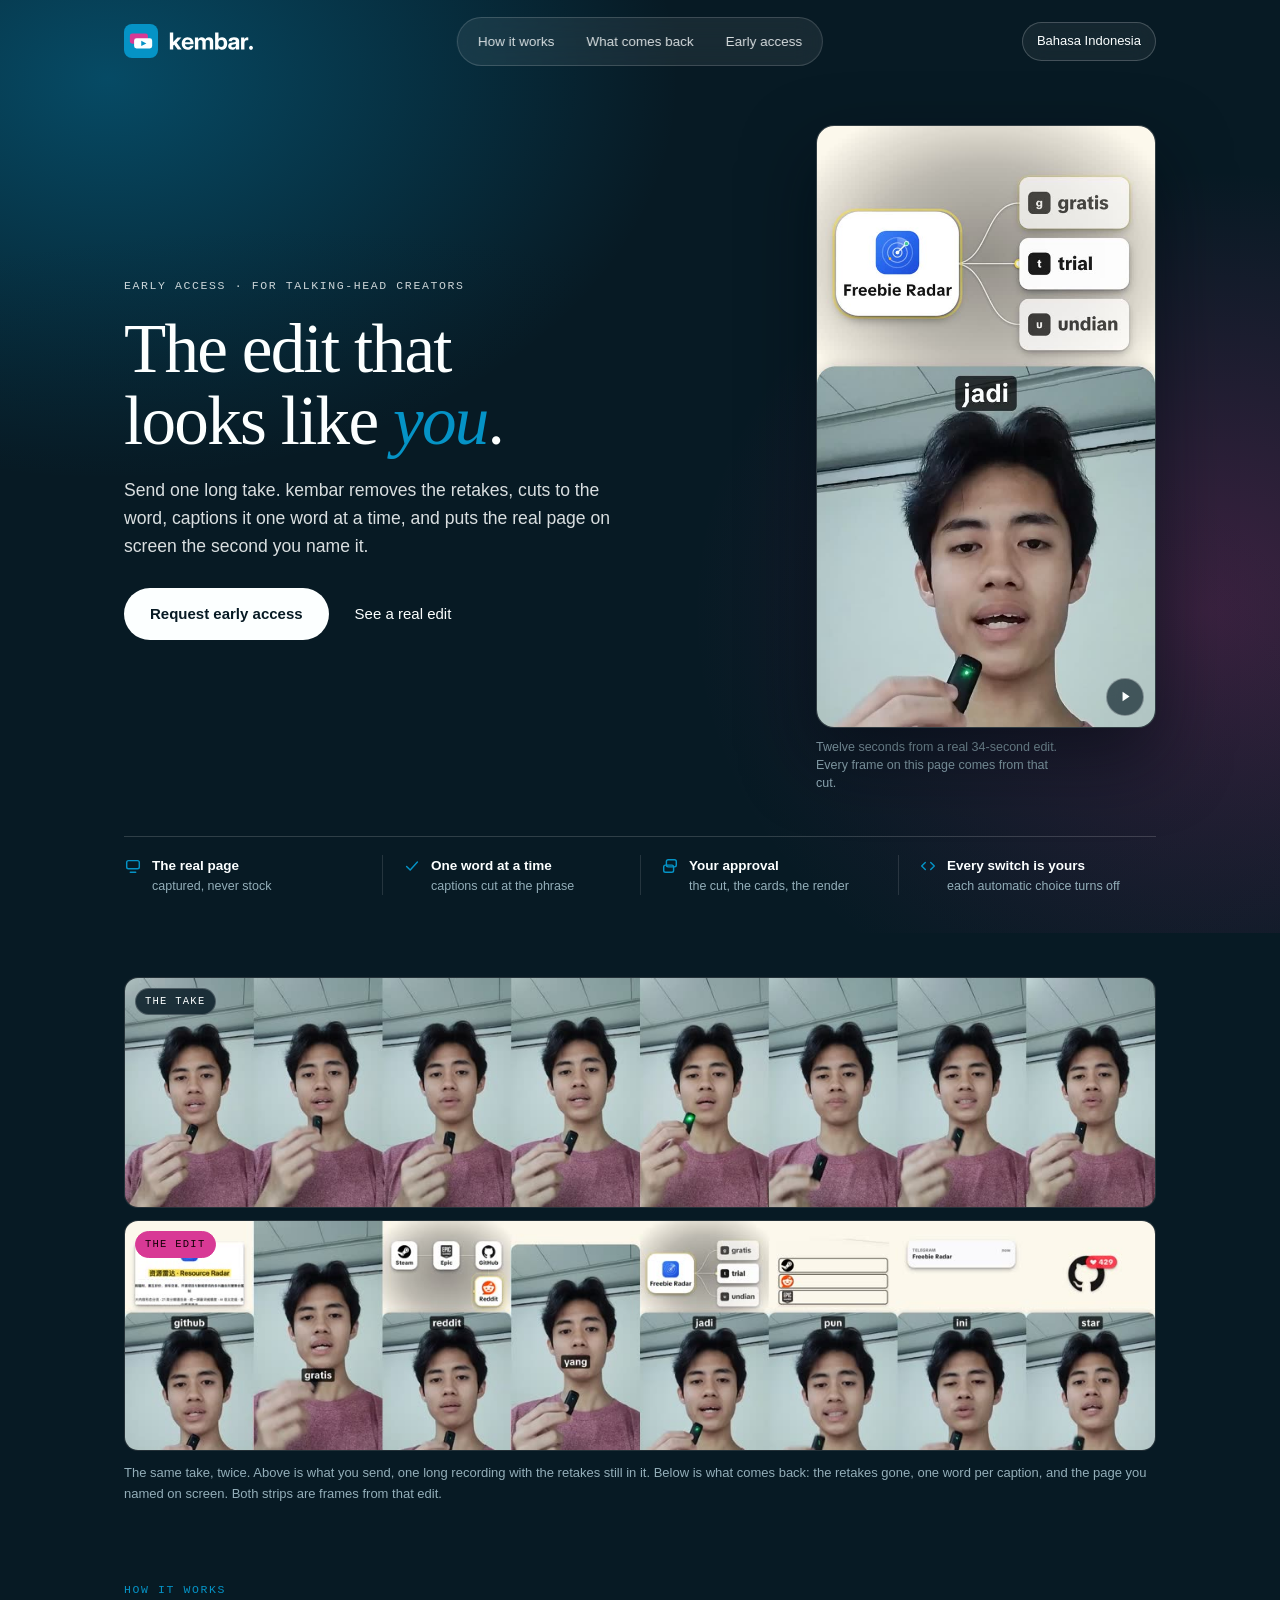
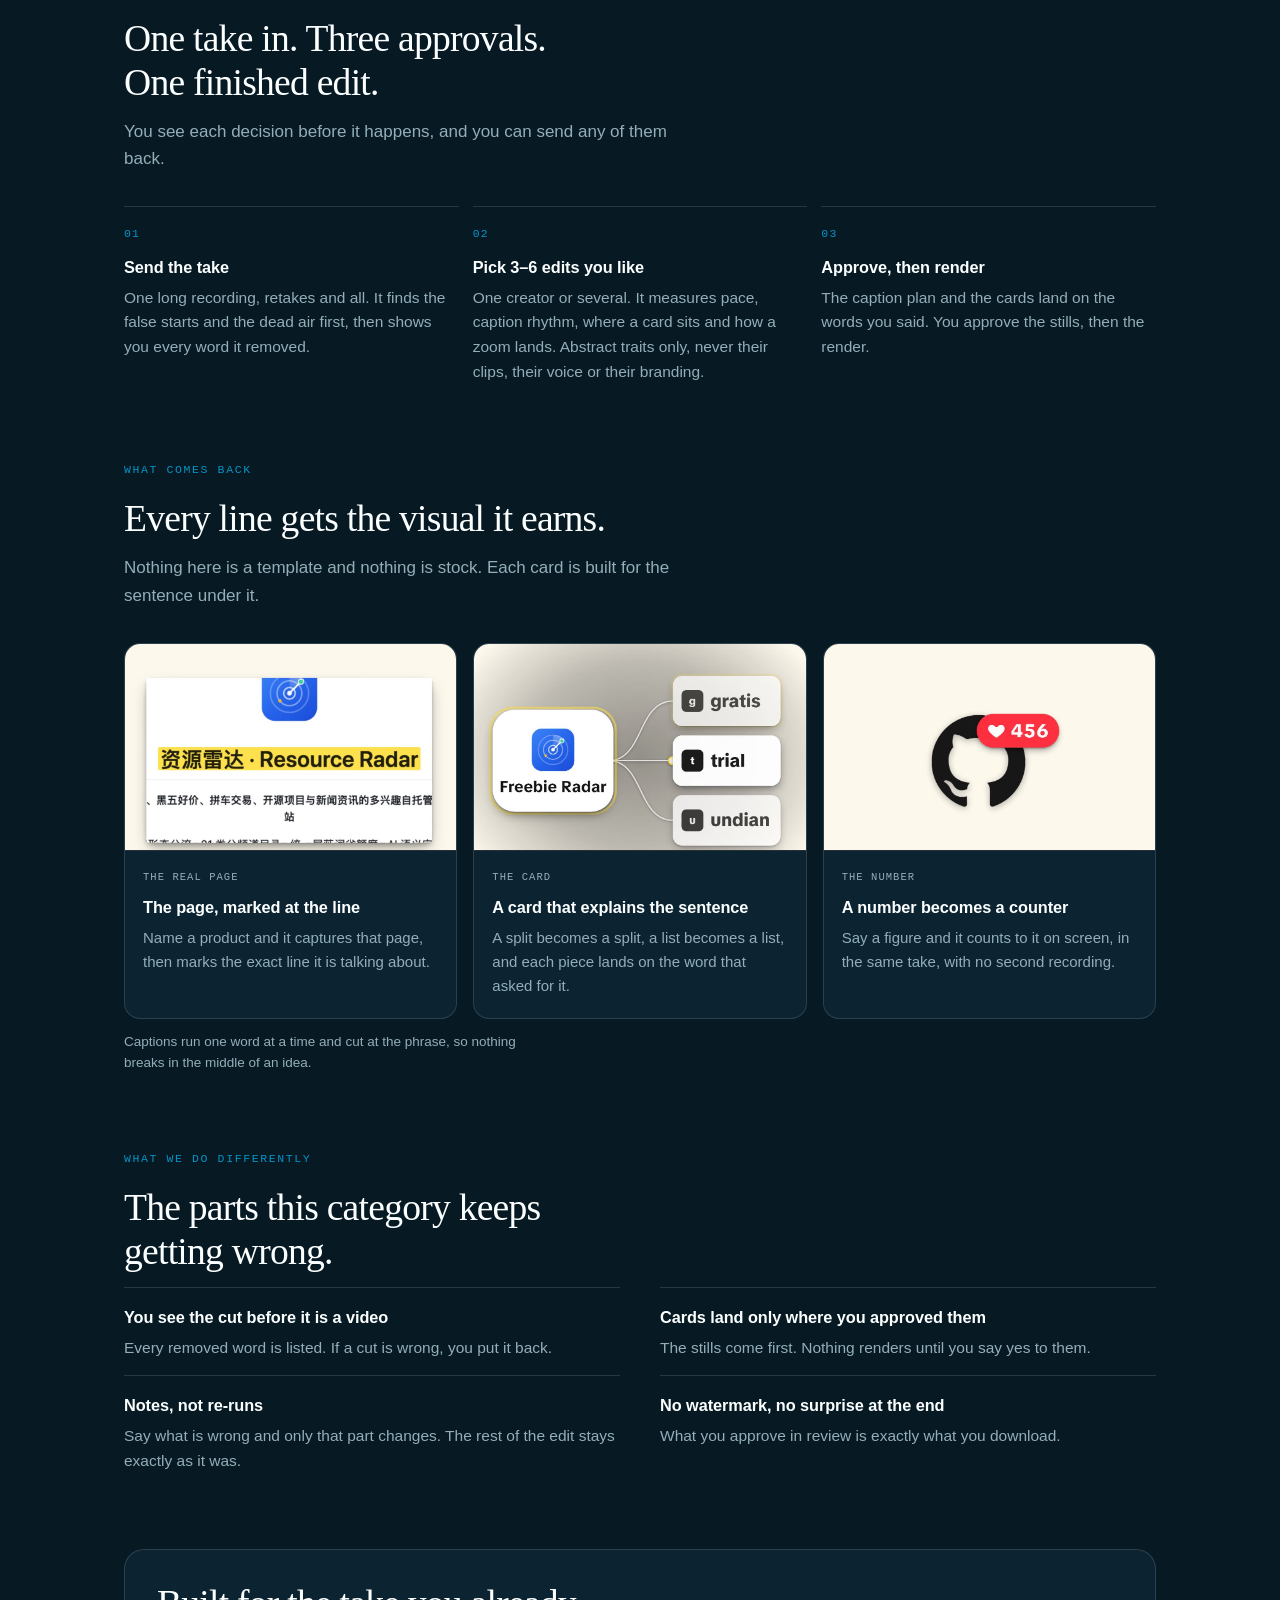
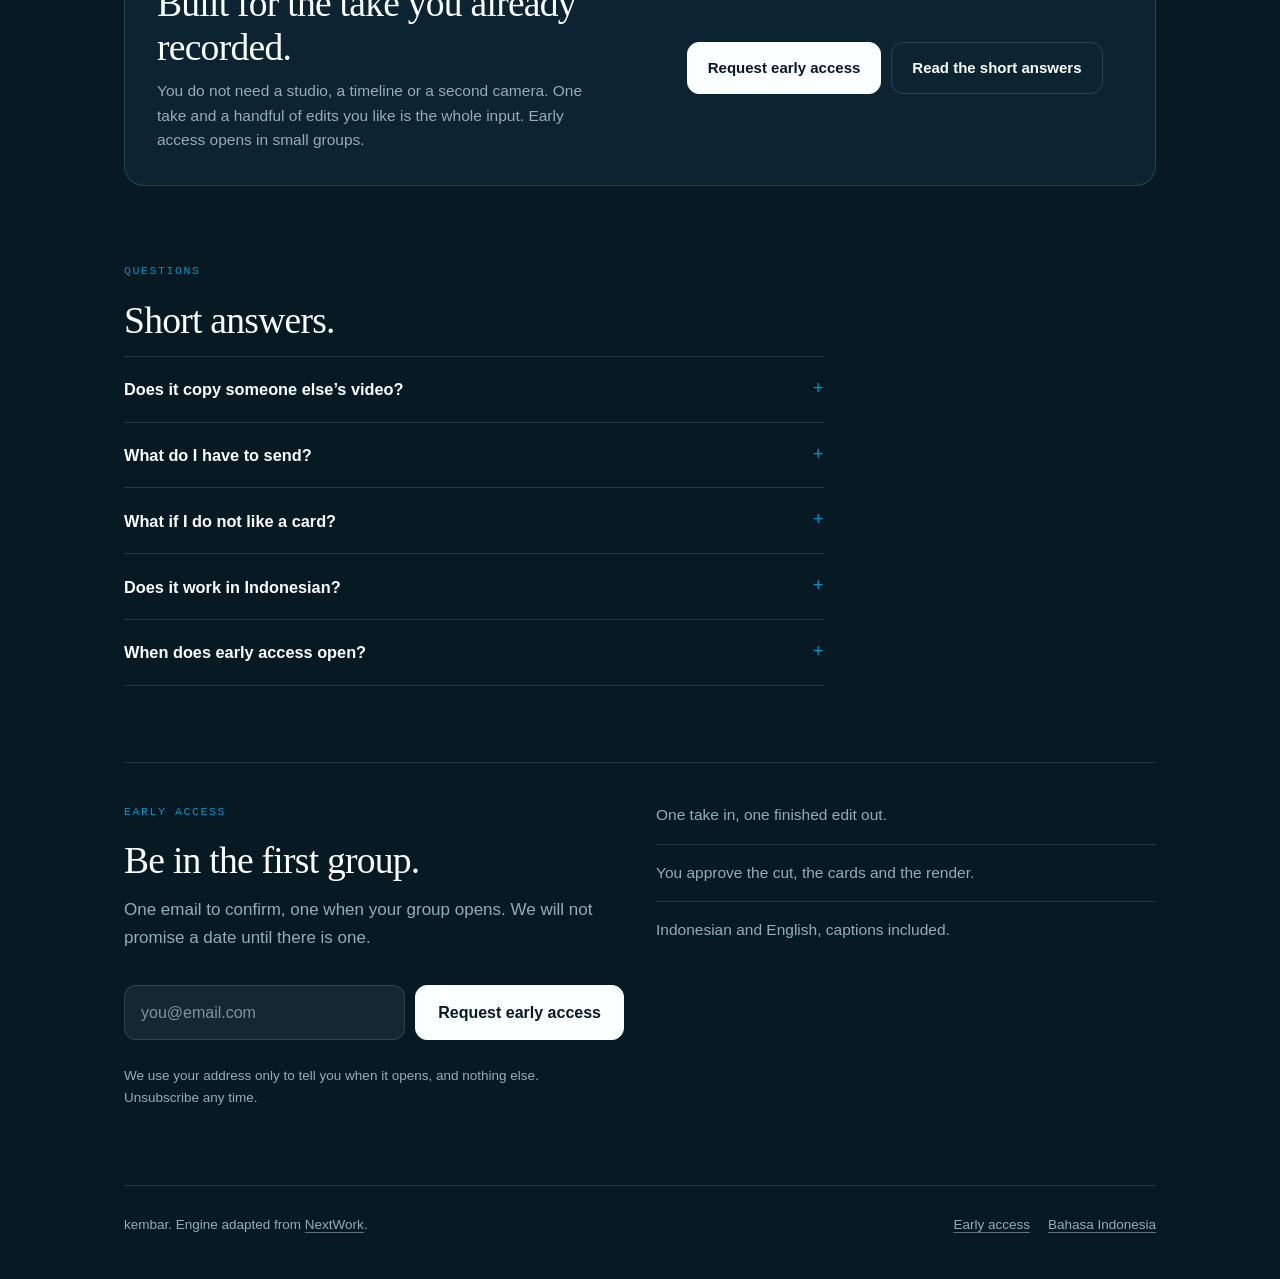
<file: site/index.html>
<!doctype html>
<html lang="en">
<head>
<meta charset="utf-8">
<meta name="viewport" content="width=device-width, initial-scale=1">
<title>kembar. The edit that looks like you</title>
<meta name="description" content="One long take in. kembar cuts the retakes, captions one word at a time, and puts the real page on screen at the word that names it. Early access is open.">
<meta property="og:title" content="kembar. The edit that looks like you">
<meta property="og:description" content="One long take in. The retakes gone, one word per caption, and the real page on screen at the word that names it.">
<meta property="og:type" content="website">
<meta property="og:image" content="https://kembar.web.id/assets/og.jpg">
<meta property="og:image:width" content="1200">
<meta property="og:image:height" content="630">
<meta property="og:url" content="https://kembar.web.id/">
<link rel="canonical" href="https://kembar.web.id/">
<link rel="alternate" hreflang="en" href="https://kembar.web.id/">
<link rel="alternate" hreflang="id" href="https://kembar.web.id/id/">
<link rel="alternate" hreflang="x-default" href="https://kembar.web.id/">
<meta name="theme-color" content="#071A24">
<link rel="icon" href="assets/favicon.svg" type="image/svg+xml">
<link rel="preload" as="image" href="assets/hero.jpg" media="(min-width: 561px)">
<link rel="stylesheet" href="assets/styles.css">
<script>
  function setLang(l) {
    try { document.cookie = 'kembar_lang=' + l + ';path=/;max-age=31536000;samesite=lax'; } catch (e) {}
  }
  (function () {
    try {
      if (/(?:^|;\s*)kembar_lang=/.test(document.cookie)) return;
      var tags = navigator.languages || [navigator.language || ''];
      for (var i = 0; i < tags.length; i++) {
        if (/^id\b/i.test(tags[i])) { location.replace('id/'); return; }
      }
    } catch (e) {}
  })();
</script>
</head>
<body>
<a class="skip" href="#main">Skip to content</a>

<main id="main">
  <section class="hero" aria-labelledby="hero-title">
    <div class="hero-glow" aria-hidden="true"></div>
    <div class="hero-scrim" aria-hidden="true"></div>

    <div class="wrap hero-inner">
      <header class="site">
        <a class="brand" href="./">
          <img src="assets/lockup-dark.svg" alt="kembar" width="130" height="34">
        </a>
        <nav class="site nav-pill" aria-label="Main">
          <a href="#how">How it works</a>
          <a href="#outputs">What comes back</a>
          <a href="#waitlist">Early access</a>
        </nav>
        <a class="lang" href="id/" hreflang="id" lang="id" onclick="setLang('id')">Bahasa Indonesia</a>
      </header>

      <div class="hero-main">
        <div class="hero-copy">
          <p class="eyebrow">Early access &middot; for talking-head creators</p>
          <h1 id="hero-title">The edit that<br>looks like <em>you</em>.</h1>
          <p class="lede">Send one long take. kembar removes the retakes, cuts to the word, captions it one word at a time, and puts the real page on screen the second you name it.</p>
          <div class="hero-actions">
            <a class="btn-pill" href="#waitlist">Request early access</a>
            <a class="btn-quiet" href="#proof">See a real edit</a>
          </div>
        </div>

        <figure class="hero-shot">
          <div class="player">
            <video id="hero-video" src="assets/hero.mp4" poster="assets/hero.jpg" width="640" height="1138"
                   muted loop playsinline preload="metadata"
                   aria-label="A real edit: a card built for the sentence, the captured page, a logo flow, a notification and a counter."></video>
            <button class="player-toggle" type="button" aria-label="Pause the video" data-playing="true">
              <svg class="i-pause" viewBox="0 0 16 16" aria-hidden="true"><rect x="3" y="2" width="3.6" height="12" rx="1"/><rect x="9.4" y="2" width="3.6" height="12" rx="1"/></svg>
              <svg class="i-play" viewBox="0 0 16 16" aria-hidden="true"><path d="M4.4 2.3 13 8l-8.6 5.7z"/></svg>
            </button>
          </div>
          <figcaption>Twelve seconds from a real 34-second edit. Every frame on this page comes from that cut.</figcaption>
        </figure>
      </div>

      <ul class="hero-facts">
        <li>
          <svg viewBox="0 0 20 20" aria-hidden="true"><rect x="3" y="4" width="14" height="9" rx="2"/><path d="M7 17h6"/></svg>
          <span><b>The real page</b><small>captured, never stock</small></span>
        </li>
        <li>
          <svg viewBox="0 0 20 20" aria-hidden="true"><path d="M4 10.5 8 14.5 16 5.5"/></svg>
          <span><b>One word at a time</b><small>captions cut at the phrase</small></span>
        </li>
        <li>
          <svg viewBox="0 0 20 20" aria-hidden="true"><rect x="6" y="3" width="11" height="8" rx="2"/><rect x="3" y="9" width="11" height="8" rx="2"/></svg>
          <span><b>Your approval</b><small>the cut, the cards, the render</small></span>
        </li>
        <li>
          <svg viewBox="0 0 20 20" aria-hidden="true"><path d="M7 6 3 10l4 4"/><path d="M13 6l4 4-4 4"/></svg>
          <span><b>Every switch is yours</b><small>each automatic choice turns off</small></span>
        </li>
      </ul>
    </div>
  </section>

  <section class="proof-band" id="proof" aria-label="Before and after">
    <div class="wrap">
      <figure class="proof">
        <div class="strip before">
          <img src="assets/proof-before.jpg"
               srcset="assets/proof-before-sm.jpg 720w, assets/proof-before.jpg 1240w"
               sizes="(max-width: 1128px) 100vw, 1080px"
               width="1240" height="276" fetchpriority="high" decoding="async"
               alt="Eight frames of the raw take: the speaker, a ceiling, a wall, and no captions or cards.">
          <span class="chip">The take</span>
        </div>
        <div class="strip after">
          <img src="assets/proof-after.jpg"
               srcset="assets/proof-after-sm.jpg 720w, assets/proof-after.jpg 1240w"
               sizes="(max-width: 1128px) 100vw, 1080px"
               width="1240" height="276" decoding="async"
               alt="Eight frames of the same take after editing: a captured page, a logo flow, a diagram, a toast and a counter, one word per caption.">
          <span class="chip">The edit</span>
        </div>
        <figcaption>The same take, twice. Above is what you send, one long recording with the retakes still in it. Below is what comes back: the retakes gone, one word per caption, and the page you named on screen. Both strips are frames from that edit.</figcaption>
      </figure>
    </div>
  </section>

  <div class="wrap">
    <section id="how" aria-labelledby="how-title">
      <p class="eyebrow">How it works</p>
      <h2 id="how-title">One take in. Three approvals. One finished edit.</h2>
      <p class="section-lede">You see each decision before it happens, and you can send any of them back.</p>
      <ol class="steps">
        <li>
          <span class="n">01</span>
          <h3>Send the take</h3>
          <p>One long recording, retakes and all. It finds the false starts and the dead air first, then shows you every word it removed.</p>
        </li>
        <li>
          <span class="n">02</span>
          <h3>Pick 3&ndash;6 edits you like</h3>
          <p>One creator or several. It measures pace, caption rhythm, where a card sits and how a zoom lands. Abstract traits only, never their clips, their voice or their branding.</p>
        </li>
        <li>
          <span class="n">03</span>
          <h3>Approve, then render</h3>
          <p>The caption plan and the cards land on the words you said. You approve the stills, then the render.</p>
        </li>
      </ol>
    </section>

    <section id="outputs" aria-labelledby="outputs-title">
      <p class="eyebrow">What comes back</p>
      <h2 id="outputs-title">Every line gets the visual it earns.</h2>
      <p class="section-lede">Nothing here is a template and nothing is stock. Each card is built for the sentence under it.</p>
      <div class="cards">
        <article class="card">
          <div class="shot"><img src="assets/card-page.jpg" width="1080" height="674" loading="lazy" decoding="async" alt="A real GitHub page captured as a card, with the title line marked in yellow."></div>
          <div class="body">
            <span class="tag">The real page</span>
            <h3>The page, marked at the line</h3>
            <p>Name a product and it captures that page, then marks the exact line it is talking about.</p>
          </div>
        </article>
        <article class="card">
          <div class="shot"><img src="assets/card-motion.jpg" width="1080" height="674" loading="lazy" decoding="async" alt="A diagram card built for one sentence, splitting one idea into three named parts."></div>
          <div class="body">
            <span class="tag">The card</span>
            <h3>A card that explains the sentence</h3>
            <p>A split becomes a split, a list becomes a list, and each piece lands on the word that asked for it.</p>
          </div>
        </article>
        <article class="card">
          <div class="shot"><img src="assets/card-counter.jpg" width="1080" height="674" loading="lazy" decoding="async" alt="A logo with a counter climbing to the number the speaker said."></div>
          <div class="body">
            <span class="tag">The number</span>
            <h3>A number becomes a counter</h3>
            <p>Say a figure and it counts to it on screen, in the same take, with no second recording.</p>
          </div>
        </article>
      </div>
      <p class="fine">Captions run one word at a time and cut at the phrase, so nothing breaks in the middle of an idea.</p>
    </section>

    <section id="different" aria-labelledby="different-title">
      <p class="eyebrow">What we do differently</p>
      <h2 id="different-title">The parts this category keeps getting wrong.</h2>
      <ul class="why">
        <li>
          <h3>You see the cut before it is a video</h3>
          <p>Every removed word is listed. If a cut is wrong, you put it back.</p>
        </li>
        <li>
          <h3>Cards land only where you approved them</h3>
          <p>The stills come first. Nothing renders until you say yes to them.</p>
        </li>
        <li>
          <h3>Notes, not re-runs</h3>
          <p>Say what is wrong and only that part changes. The rest of the edit stays exactly as it was.</p>
        </li>
        <li>
          <h3>No watermark, no surprise at the end</h3>
          <p>What you approve in review is exactly what you download.</p>
        </li>
      </ul>

      <div class="panel">
        <div>
          <h2>Built for the take you already recorded.</h2>
          <p>You do not need a studio, a timeline or a second camera. One take and a handful of edits you like is the whole input. Early access opens in small groups.</p>
        </div>
        <div class="panel-actions">
          <a class="btn" href="#waitlist">Request early access</a>
          <a class="btn ghost" href="#faq">Read the short answers</a>
        </div>
      </div>
    </section>

    <section id="faq" aria-labelledby="faq-title">
      <p class="eyebrow">Questions</p>
      <h2 id="faq-title">Short answers.</h2>
      <div class="faq">
        <details>
          <summary>Does it copy someone else&rsquo;s video?</summary>
          <p>No. It measures abstract traits: pace, caption rhythm, where a card sits, how a zoom lands. It never uses their clips, their voice, their music or their branding.</p>
        </details>
        <details>
          <summary>What do I have to send?</summary>
          <p>One long take and 3&ndash;6 videos you like. That is the whole input.</p>
        </details>
        <details>
          <summary>What if I do not like a card?</summary>
          <p>Say which one. Only that card changes, and the rest of the edit stays as it was.</p>
        </details>
        <details>
          <summary>Does it work in Indonesian?</summary>
          <p>Yes. Indonesian and English, captions included.</p>
        </details>
        <details>
          <summary>When does early access open?</summary>
          <p>In small groups. We will not promise a date until we can keep it.</p>
        </details>
      </div>
    </section>

    <section class="band" id="waitlist" aria-labelledby="waitlist-title">
      <div class="band-inner">
        <div>
          <p class="eyebrow">Early access</p>
          <h2 id="waitlist-title">Be in the first group.</h2>
          <p class="section-lede">One email to confirm, one when your group opens. We will not promise a date until there is one.</p>
          <form class="waitlist" method="post" action="https://buttondown.com/api/emails/embed-subscribe/bryyzxm" data-connect="bryyzxm">
            <label class="skip" for="email-band">Email address</label>
            <input id="email-band" type="email" name="email" placeholder="you@email.com" autocomplete="email" required>
            <input type="hidden" name="tag" value="site">
            <button type="submit">Request early access</button>
          </form>
          <p class="status" id="status-band" role="status" aria-live="polite"></p>
          <p class="fine">We use your address only to tell you when it opens, and nothing else. Unsubscribe any time.</p>
        </div>
        <ul class="assure">
          <li>One take in, one finished edit out.</li>
          <li>You approve the cut, the cards and the render.</li>
          <li>Indonesian and English, captions included.</li>
        </ul>
      </div>
    </section>
  </div>
</main>

<div class="wrap">
  <footer class="site">
    <div class="foot-grid">
      <span>kembar. Engine adapted from <a href="https://nextwork.ai">NextWork</a>.</span>
      <nav aria-label="Footer">
        <a href="#waitlist">Early access</a>
        <a href="id/" hreflang="id" lang="id" onclick="setLang('id')">Bahasa Indonesia</a>
      </nav>
    </div>
  </footer>
</div>

<script>
  (function () {
    var params = new URLSearchParams(location.search);
    var source = params.get('utm_source');
    var ref = source ? 'utm:' + source : (document.referrer ? 'ref:' + new URL(document.referrer).hostname : 'direct');

    document.querySelectorAll('form.waitlist').forEach(function (form) {
      var tag = form.querySelector('input[name="tag"]');
      if (tag) tag.value = ref.slice(0, 100);

      form.addEventListener('submit', function (event) {
        var input = form.querySelector('input[type="email"]');
        var status = form.nextElementSibling && form.nextElementSibling.classList.contains('status')
          ? form.nextElementSibling
          : null;

        var connect = form.getAttribute('data-connect');
        if (!connect || connect.indexOf('YOUR-') === 0) {
          event.preventDefault();
          if (status) {
            status.dataset.state = 'error';
            status.textContent = 'The early access list is not configured yet.';
          }
          return;
        }
        if (!input.checkValidity()) {
          event.preventDefault();
          if (status) {
            status.dataset.state = 'error';
            status.textContent = input.value ? 'That does not look like an email address.' : 'Type your email address first.';
          }
          input.focus();
          return;
        }
        if (status) {
          status.dataset.state = '';
          status.textContent = 'Opening the confirmation page…';
        }
        form.querySelector('button').disabled = true;
      });
    });
  })();
</script>
<script>
  (function () {
    var v = document.getElementById('hero-video');
    var btn = document.querySelector('.player-toggle');
    if (!v || !btn) return;

    var reduce = window.matchMedia && window.matchMedia('(prefers-reduced-motion: reduce)').matches;
    var enabled = !reduce && v.offsetParent !== null;
    var autoPaused = false;

    function paint() {
      var paused = v.paused;
      btn.dataset.playing = paused ? 'false' : 'true';
      btn.setAttribute('aria-label', paused ? 'Play the video' : 'Pause the video');
    }

    btn.addEventListener('click', function () {
      if (v.paused) {
        var p = v.play();
        if (p && p.catch) p.catch(function () {});
      } else {
        v.pause();
      }
    });

    v.addEventListener('play', paint);
    v.addEventListener('pause', paint);

    if (enabled) {
      var started = v.play();
      if (started && started.catch) started.catch(function () { paint(); });
    }
    paint();

    if ('IntersectionObserver' in window) {
      new IntersectionObserver(function (entries) {
        entries.forEach(function (entry) {
          if (!entry.isIntersecting && !v.paused) {
            autoPaused = true;
            v.pause();
          } else if (entry.isIntersecting && autoPaused) {
            autoPaused = false;
            var p = v.play();
            if (p && p.catch) p.catch(function () {});
          }
        });
      }, { threshold: 0.25 }).observe(v);
    }
  })();
</script>
</body>
</html>
</file>
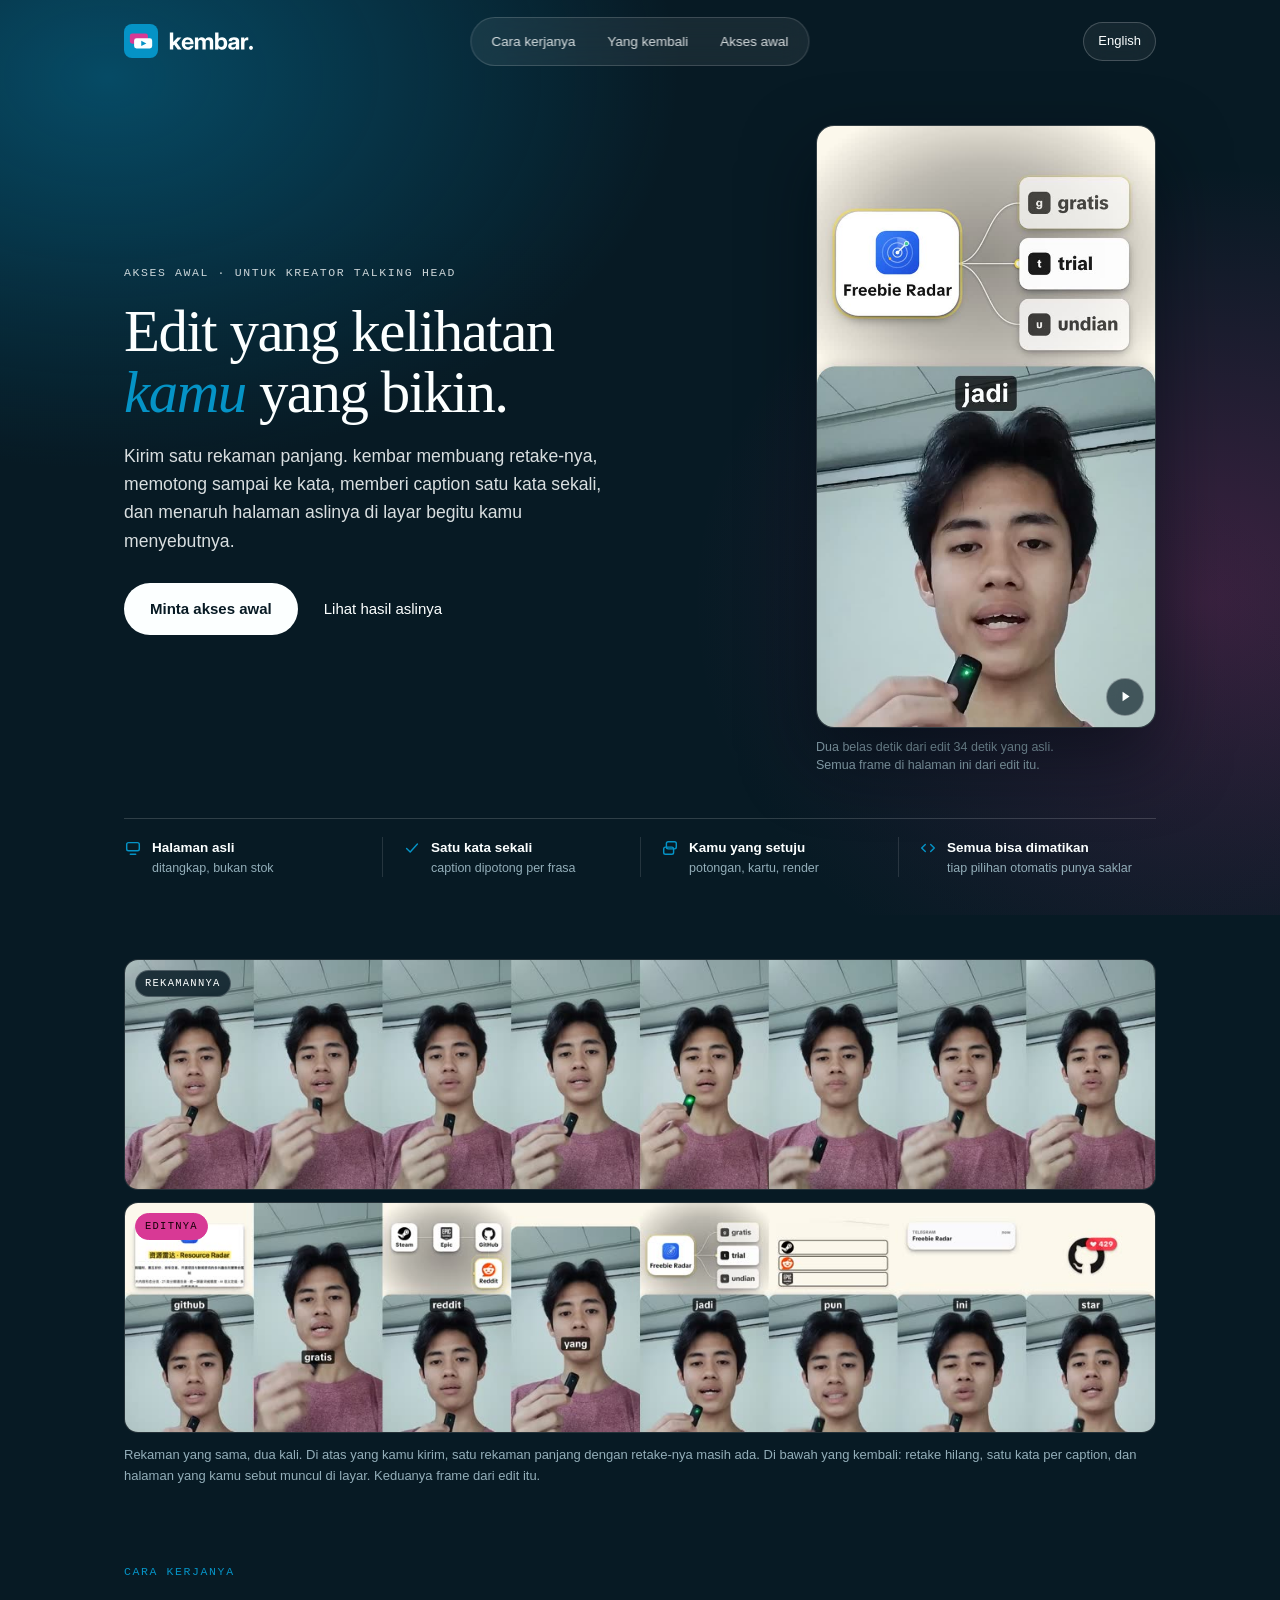
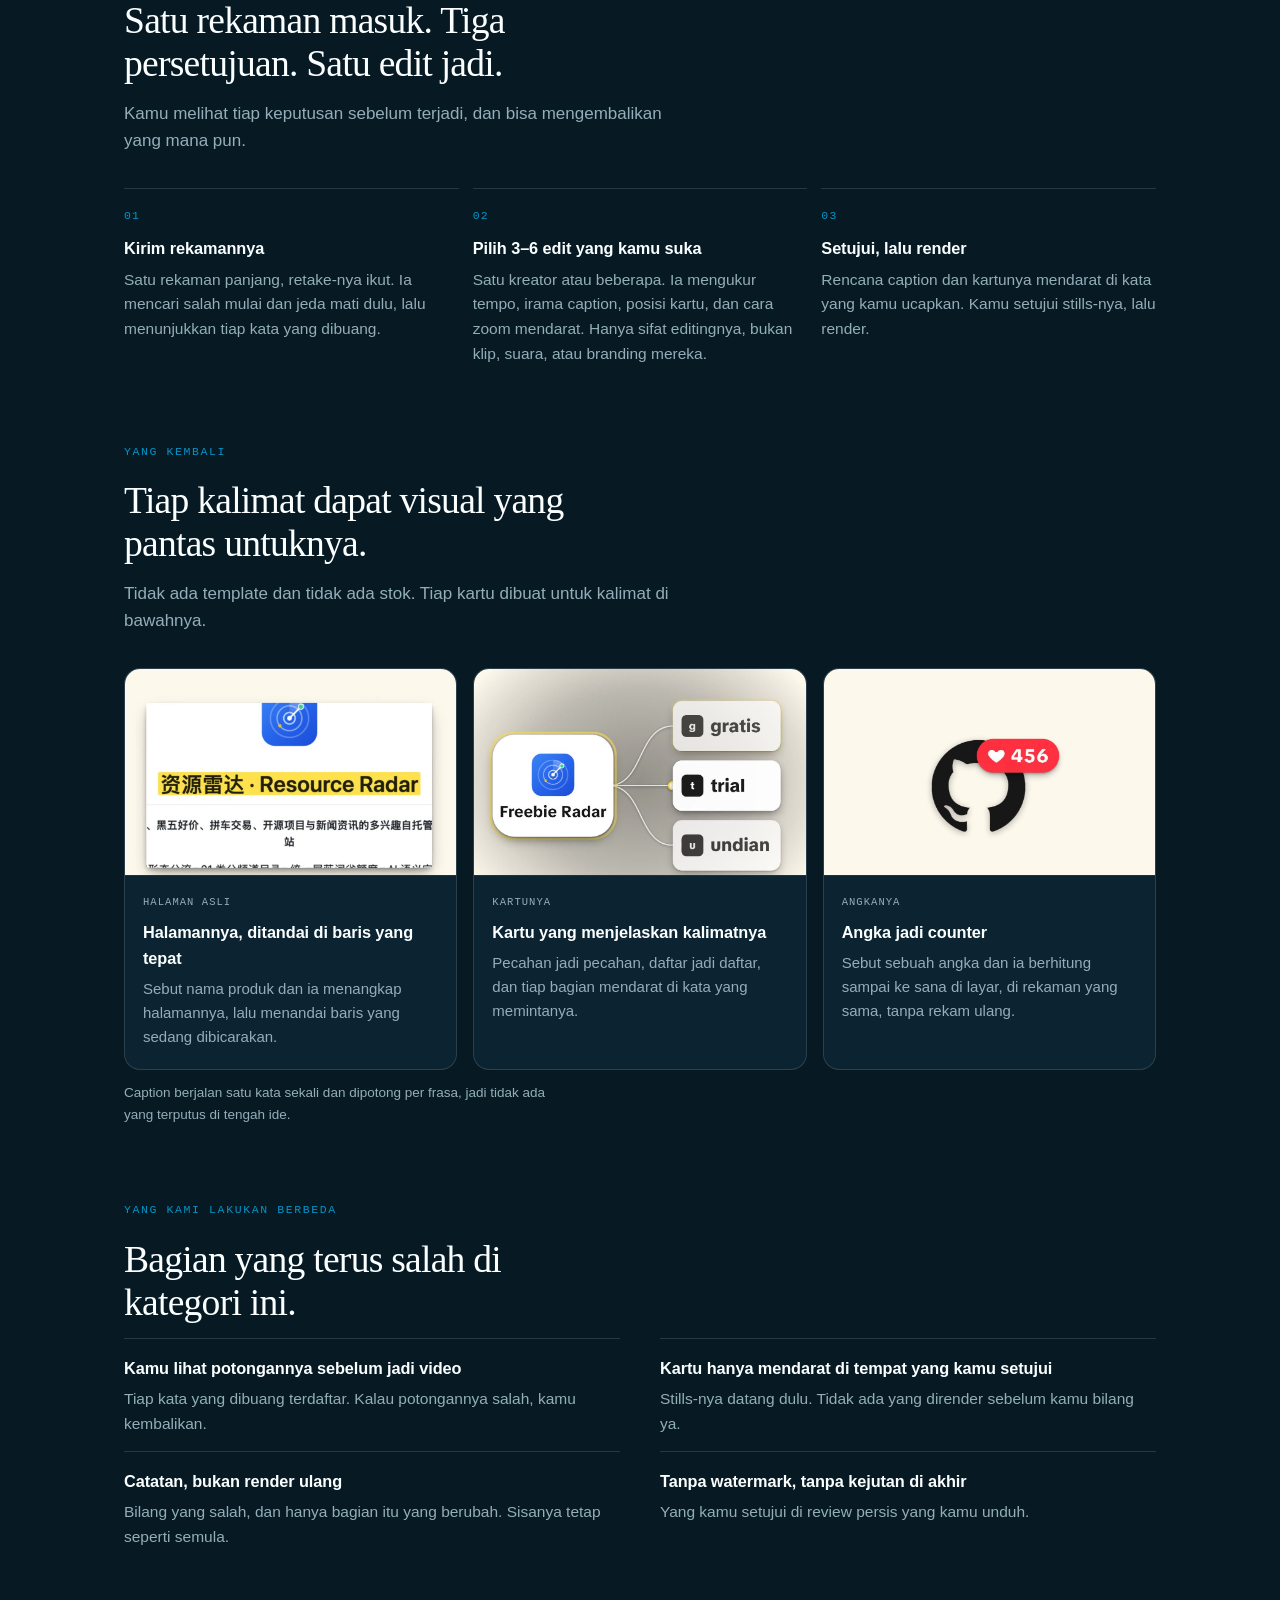
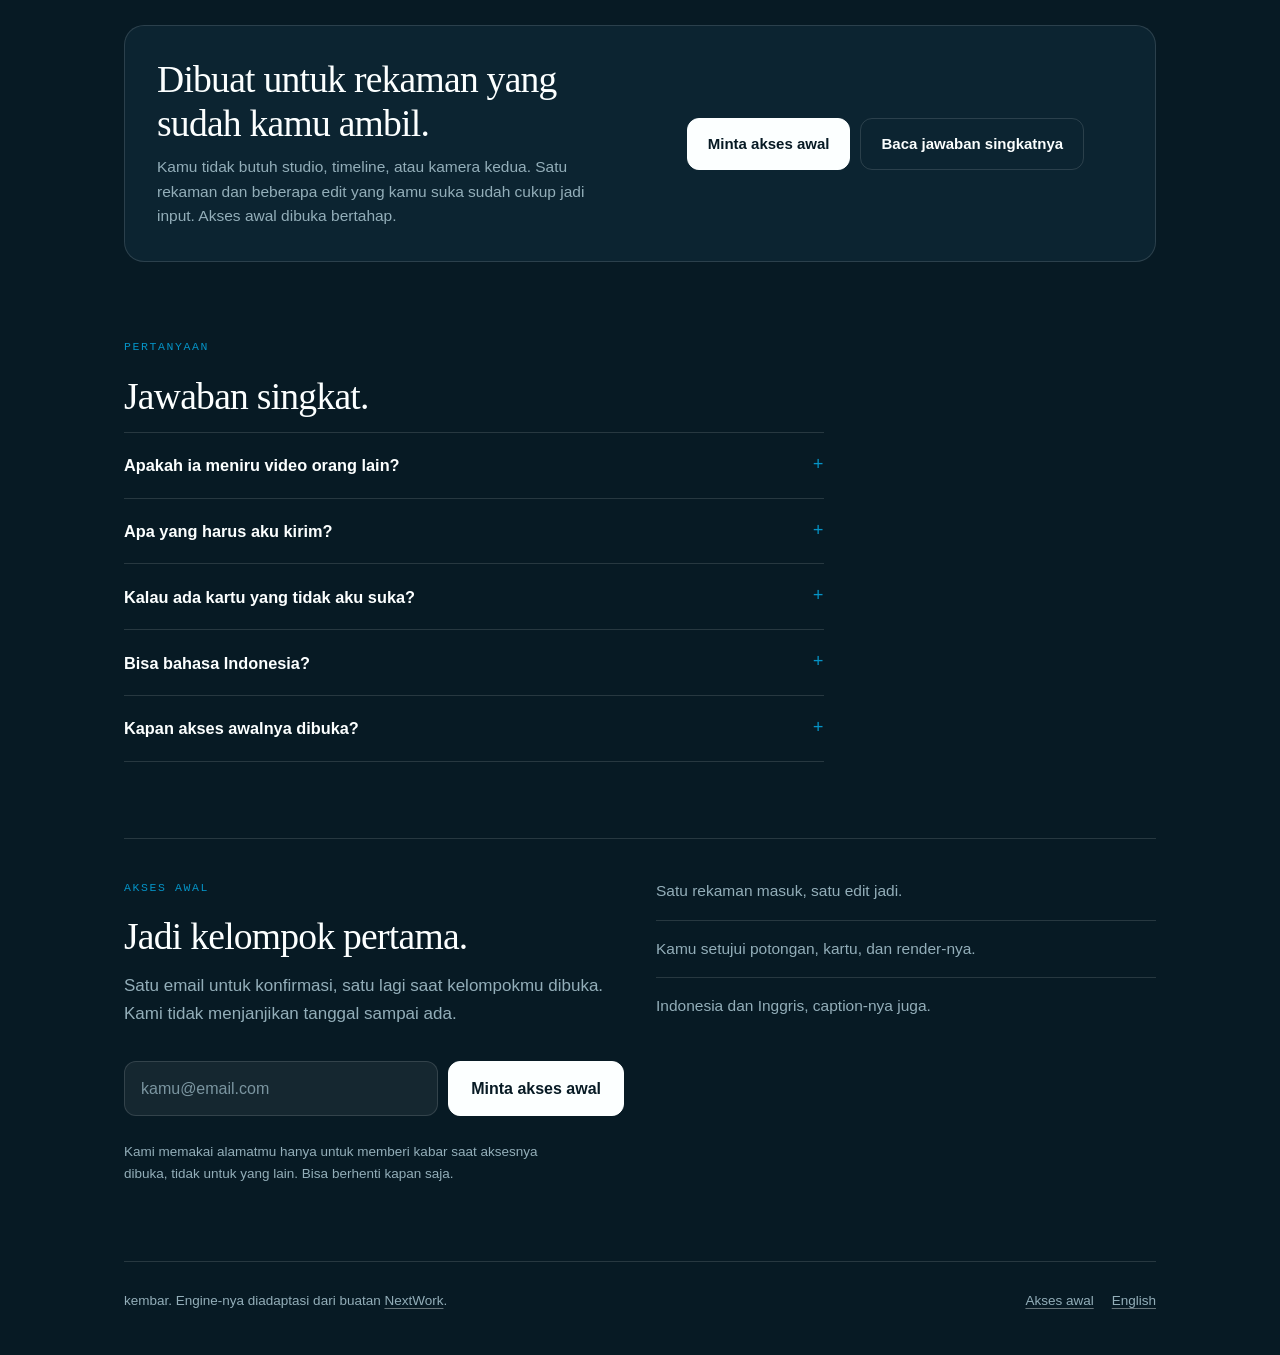
<file: site/id/index.html>
<!doctype html>
<html lang="id">
<head>
<meta charset="utf-8">
<meta name="viewport" content="width=device-width, initial-scale=1">
<title>kembar. Edit yang kelihatan kamu yang bikin</title>
<meta name="description" content="Satu rekaman panjang masuk. Retake hilang, caption satu kata sekali, dan halaman asli muncul di kata yang menyebutnya. Akses awal dibuka bertahap.">
<meta property="og:title" content="kembar. Edit yang kelihatan kamu yang bikin">
<meta property="og:description" content="Satu rekaman panjang masuk. Retake hilang, satu kata per caption, dan halaman asli muncul di kata yang menyebutnya.">
<meta property="og:type" content="website">
<meta property="og:image" content="https://kembar.web.id/assets/og.jpg">
<meta property="og:image:width" content="1200">
<meta property="og:image:height" content="630">
<meta property="og:url" content="https://kembar.web.id/id/">
<link rel="canonical" href="https://kembar.web.id/id/">
<link rel="alternate" hreflang="en" href="https://kembar.web.id/">
<link rel="alternate" hreflang="id" href="https://kembar.web.id/id/">
<link rel="alternate" hreflang="x-default" href="https://kembar.web.id/">
<meta name="theme-color" content="#071A24">
<link rel="icon" href="../assets/favicon.svg" type="image/svg+xml">
<link rel="preload" as="image" href="../assets/hero.jpg" media="(min-width: 561px)">
<link rel="stylesheet" href="../assets/styles.css">
<script>
  function setLang(l) {
    try { document.cookie = 'kembar_lang=' + l + ';path=/;max-age=31536000;samesite=lax'; } catch (e) {}
  }
</script>
</head>
<body>
<a class="skip" href="#main">Lewati ke isi</a>

<main id="main">
  <section class="hero" aria-labelledby="hero-title">
    <div class="hero-glow" aria-hidden="true"></div>
    <div class="hero-scrim" aria-hidden="true"></div>

    <div class="wrap hero-inner">
      <header class="site">
        <a class="brand" href="./">
          <img src="../assets/lockup-dark.svg" alt="kembar" width="130" height="34">
        </a>
        <nav class="site nav-pill" aria-label="Utama">
          <a href="#how">Cara kerjanya</a>
          <a href="#outputs">Yang kembali</a>
          <a href="#waitlist">Akses awal</a>
        </nav>
        <a class="lang" href="../" hreflang="en" lang="en" onclick="setLang('en')">English</a>
      </header>

      <div class="hero-main">
        <div class="hero-copy">
          <p class="eyebrow">Akses awal &middot; untuk kreator talking head</p>
          <h1 id="hero-title">Edit yang kelihatan<br><em>kamu</em> yang bikin.</h1>
          <p class="lede">Kirim satu rekaman panjang. kembar membuang retake-nya, memotong sampai ke kata, memberi caption satu kata sekali, dan menaruh halaman aslinya di layar begitu kamu menyebutnya.</p>
          <div class="hero-actions">
            <a class="btn-pill" href="#waitlist">Minta akses awal</a>
            <a class="btn-quiet" href="#proof">Lihat hasil aslinya</a>
          </div>
        </div>

        <figure class="hero-shot">
          <div class="player">
            <video id="hero-video" src="../assets/hero.mp4" poster="../assets/hero.jpg" width="640" height="1138"
                   muted loop playsinline preload="metadata"
                   aria-label="Edit asli: kartu yang dibuat untuk satu kalimat, halaman yang ditangkap, alur logo, notifikasi, dan counter."></video>
            <button class="player-toggle" type="button" aria-label="Jeda video" data-playing="true">
              <svg class="i-pause" viewBox="0 0 16 16" aria-hidden="true"><rect x="3" y="2" width="3.6" height="12" rx="1"/><rect x="9.4" y="2" width="3.6" height="12" rx="1"/></svg>
              <svg class="i-play" viewBox="0 0 16 16" aria-hidden="true"><path d="M4.4 2.3 13 8l-8.6 5.7z"/></svg>
            </button>
          </div>
          <figcaption>Dua belas detik dari edit 34 detik yang asli. Semua frame di halaman ini dari edit itu.</figcaption>
        </figure>
      </div>

      <ul class="hero-facts">
        <li>
          <svg viewBox="0 0 20 20" aria-hidden="true"><rect x="3" y="4" width="14" height="9" rx="2"/><path d="M7 17h6"/></svg>
          <span><b>Halaman asli</b><small>ditangkap, bukan stok</small></span>
        </li>
        <li>
          <svg viewBox="0 0 20 20" aria-hidden="true"><path d="M4 10.5 8 14.5 16 5.5"/></svg>
          <span><b>Satu kata sekali</b><small>caption dipotong per frasa</small></span>
        </li>
        <li>
          <svg viewBox="0 0 20 20" aria-hidden="true"><rect x="6" y="3" width="11" height="8" rx="2"/><rect x="3" y="9" width="11" height="8" rx="2"/></svg>
          <span><b>Kamu yang setuju</b><small>potongan, kartu, render</small></span>
        </li>
        <li>
          <svg viewBox="0 0 20 20" aria-hidden="true"><path d="M7 6 3 10l4 4"/><path d="M13 6l4 4-4 4"/></svg>
          <span><b>Semua bisa dimatikan</b><small>tiap pilihan otomatis punya saklar</small></span>
        </li>
      </ul>
    </div>
  </section>

  <section class="proof-band" id="proof" aria-label="Sebelum dan sesudah">
    <div class="wrap">
      <figure class="proof">
        <div class="strip before">
          <img src="../assets/proof-before.jpg"
               srcset="../assets/proof-before-sm.jpg 720w, ../assets/proof-before.jpg 1240w"
               sizes="(max-width: 1128px) 100vw, 1080px"
               width="1240" height="276" fetchpriority="high" decoding="async"
               alt="Delapan frame rekaman mentah: pembicaranya, plafon, dinding, tanpa caption dan tanpa kartu.">
          <span class="chip">Rekamannya</span>
        </div>
        <div class="strip after">
          <img src="../assets/proof-after.jpg"
               srcset="../assets/proof-after-sm.jpg 720w, ../assets/proof-after.jpg 1240w"
               sizes="(max-width: 1128px) 100vw, 1080px"
               width="1240" height="276" decoding="async"
               alt="Delapan frame rekaman yang sama setelah diedit: halaman yang ditangkap, alur logo, diagram, toast, dan counter, dengan satu kata per caption.">
          <span class="chip">Editnya</span>
        </div>
        <figcaption>Rekaman yang sama, dua kali. Di atas yang kamu kirim, satu rekaman panjang dengan retake-nya masih ada. Di bawah yang kembali: retake hilang, satu kata per caption, dan halaman yang kamu sebut muncul di layar. Keduanya frame dari edit itu.</figcaption>
      </figure>
    </div>
  </section>

  <div class="wrap">
    <section id="how" aria-labelledby="how-title">
      <p class="eyebrow">Cara kerjanya</p>
      <h2 id="how-title">Satu rekaman masuk. Tiga persetujuan. Satu edit jadi.</h2>
      <p class="section-lede">Kamu melihat tiap keputusan sebelum terjadi, dan bisa mengembalikan yang mana pun.</p>
      <ol class="steps">
        <li>
          <span class="n">01</span>
          <h3>Kirim rekamannya</h3>
          <p>Satu rekaman panjang, retake-nya ikut. Ia mencari salah mulai dan jeda mati dulu, lalu menunjukkan tiap kata yang dibuang.</p>
        </li>
        <li>
          <span class="n">02</span>
          <h3>Pilih 3&ndash;6 edit yang kamu suka</h3>
          <p>Satu kreator atau beberapa. Ia mengukur tempo, irama caption, posisi kartu, dan cara zoom mendarat. Hanya sifat editingnya, bukan klip, suara, atau branding mereka.</p>
        </li>
        <li>
          <span class="n">03</span>
          <h3>Setujui, lalu render</h3>
          <p>Rencana caption dan kartunya mendarat di kata yang kamu ucapkan. Kamu setujui stills-nya, lalu render.</p>
        </li>
      </ol>
    </section>

    <section id="outputs" aria-labelledby="outputs-title">
      <p class="eyebrow">Yang kembali</p>
      <h2 id="outputs-title">Tiap kalimat dapat visual yang pantas untuknya.</h2>
      <p class="section-lede">Tidak ada template dan tidak ada stok. Tiap kartu dibuat untuk kalimat di bawahnya.</p>
      <div class="cards">
        <article class="card">
          <div class="shot"><img src="../assets/card-page.jpg" width="1080" height="674" loading="lazy" decoding="async" alt="Halaman GitHub asli yang ditangkap jadi kartu, dengan baris judulnya ditandai kuning."></div>
          <div class="body">
            <span class="tag">Halaman asli</span>
            <h3>Halamannya, ditandai di baris yang tepat</h3>
            <p>Sebut nama produk dan ia menangkap halamannya, lalu menandai baris yang sedang dibicarakan.</p>
          </div>
        </article>
        <article class="card">
          <div class="shot"><img src="../assets/card-motion.jpg" width="1080" height="674" loading="lazy" decoding="async" alt="Kartu diagram yang dibuat untuk satu kalimat, memecah satu ide jadi tiga bagian bernama."></div>
          <div class="body">
            <span class="tag">Kartunya</span>
            <h3>Kartu yang menjelaskan kalimatnya</h3>
            <p>Pecahan jadi pecahan, daftar jadi daftar, dan tiap bagian mendarat di kata yang memintanya.</p>
          </div>
        </article>
        <article class="card">
          <div class="shot"><img src="../assets/card-counter.jpg" width="1080" height="674" loading="lazy" decoding="async" alt="Sebuah logo dengan counter yang naik ke angka yang diucapkan pembicara."></div>
          <div class="body">
            <span class="tag">Angkanya</span>
            <h3>Angka jadi counter</h3>
            <p>Sebut sebuah angka dan ia berhitung sampai ke sana di layar, di rekaman yang sama, tanpa rekam ulang.</p>
          </div>
        </article>
      </div>
      <p class="fine">Caption berjalan satu kata sekali dan dipotong per frasa, jadi tidak ada yang terputus di tengah ide.</p>
    </section>

    <section id="different" aria-labelledby="different-title">
      <p class="eyebrow">Yang kami lakukan berbeda</p>
      <h2 id="different-title">Bagian yang terus salah di kategori ini.</h2>
      <ul class="why">
        <li>
          <h3>Kamu lihat potongannya sebelum jadi video</h3>
          <p>Tiap kata yang dibuang terdaftar. Kalau potongannya salah, kamu kembalikan.</p>
        </li>
        <li>
          <h3>Kartu hanya mendarat di tempat yang kamu setujui</h3>
          <p>Stills-nya datang dulu. Tidak ada yang dirender sebelum kamu bilang ya.</p>
        </li>
        <li>
          <h3>Catatan, bukan render ulang</h3>
          <p>Bilang yang salah, dan hanya bagian itu yang berubah. Sisanya tetap seperti semula.</p>
        </li>
        <li>
          <h3>Tanpa watermark, tanpa kejutan di akhir</h3>
          <p>Yang kamu setujui di review persis yang kamu unduh.</p>
        </li>
      </ul>

      <div class="panel">
        <div>
          <h2>Dibuat untuk rekaman yang sudah kamu ambil.</h2>
          <p>Kamu tidak butuh studio, timeline, atau kamera kedua. Satu rekaman dan beberapa edit yang kamu suka sudah cukup jadi input. Akses awal dibuka bertahap.</p>
        </div>
        <div class="panel-actions">
          <a class="btn" href="#waitlist">Minta akses awal</a>
          <a class="btn ghost" href="#faq">Baca jawaban singkatnya</a>
        </div>
      </div>
    </section>

    <section id="faq" aria-labelledby="faq-title">
      <p class="eyebrow">Pertanyaan</p>
      <h2 id="faq-title">Jawaban singkat.</h2>
      <div class="faq">
        <details>
          <summary>Apakah ia meniru video orang lain?</summary>
          <p>Tidak. Ia mengukur sifat editingnya: tempo, irama caption, posisi kartu, cara zoom mendarat. Klip, suara, musik, dan branding mereka tidak pernah dipakai.</p>
        </details>
        <details>
          <summary>Apa yang harus aku kirim?</summary>
          <p>Satu rekaman panjang dan 3&ndash;6 video yang kamu suka. Itu seluruh inputnya.</p>
        </details>
        <details>
          <summary>Kalau ada kartu yang tidak aku suka?</summary>
          <p>Sebut yang mana. Hanya kartu itu yang berubah, sisanya tetap seperti semula.</p>
        </details>
        <details>
          <summary>Bisa bahasa Indonesia?</summary>
          <p>Bisa. Indonesia dan Inggris, caption-nya juga.</p>
        </details>
        <details>
          <summary>Kapan akses awalnya dibuka?</summary>
          <p>Bertahap, dalam kelompok kecil. Kami tidak menjanjikan tanggal sampai bisa menepatinya.</p>
        </details>
      </div>
    </section>

    <section class="band" id="waitlist" aria-labelledby="waitlist-title">
      <div class="band-inner">
        <div>
          <p class="eyebrow">Akses awal</p>
          <h2 id="waitlist-title">Jadi kelompok pertama.</h2>
          <p class="section-lede">Satu email untuk konfirmasi, satu lagi saat kelompokmu dibuka. Kami tidak menjanjikan tanggal sampai ada.</p>
          <form class="waitlist" method="post" action="https://buttondown.com/api/emails/embed-subscribe/bryyzxm" data-connect="bryyzxm">
            <label class="skip" for="email-band">Alamat email</label>
            <input id="email-band" type="email" name="email" placeholder="kamu@email.com" autocomplete="email" required>
            <input type="hidden" name="tag" value="site-id">
            <button type="submit">Minta akses awal</button>
          </form>
          <p class="status" id="status-band" role="status" aria-live="polite"></p>
          <p class="fine">Kami memakai alamatmu hanya untuk memberi kabar saat aksesnya dibuka, tidak untuk yang lain. Bisa berhenti kapan saja.</p>
        </div>
        <ul class="assure">
          <li>Satu rekaman masuk, satu edit jadi.</li>
          <li>Kamu setujui potongan, kartu, dan render-nya.</li>
          <li>Indonesia dan Inggris, caption-nya juga.</li>
        </ul>
      </div>
    </section>
  </div>
</main>

<div class="wrap">
  <footer class="site">
    <div class="foot-grid">
      <span>kembar. Engine-nya diadaptasi dari buatan <a href="https://nextwork.ai">NextWork</a>.</span>
      <nav aria-label="Footer">
        <a href="#waitlist">Akses awal</a>
        <a href="../" hreflang="en" lang="en" onclick="setLang('en')">English</a>
      </nav>
    </div>
  </footer>
</div>

<script>
  (function () {
    var params = new URLSearchParams(location.search);
    var source = params.get('utm_source');
    var ref = source ? 'utm:' + source : (document.referrer ? 'ref:' + new URL(document.referrer).hostname : 'direct');

    document.querySelectorAll('form.waitlist').forEach(function (form) {
      var tag = form.querySelector('input[name="tag"]');
      if (tag) tag.value = (ref.indexOf('direct') === 0 ? 'site-id' : 'site-id-' + ref).slice(0, 100);

      form.addEventListener('submit', function (event) {
        var input = form.querySelector('input[type="email"]');
        var status = form.nextElementSibling && form.nextElementSibling.classList.contains('status')
          ? form.nextElementSibling
          : null;

        var connect = form.getAttribute('data-connect');
        if (!connect || connect.indexOf('YOUR-') === 0) {
          event.preventDefault();
          if (status) {
            status.dataset.state = 'error';
            status.textContent = 'Daftar akses awal belum dikonfigurasi.';
          }
          return;
        }
        if (!input.checkValidity()) {
          event.preventDefault();
          if (status) {
            status.dataset.state = 'error';
            status.textContent = input.value ? 'Itu sepertinya bukan alamat email.' : 'Tulis alamat emailmu dulu.';
          }
          input.focus();
          return;
        }
        if (status) {
          status.dataset.state = '';
          status.textContent = 'Membuka halaman konfirmasi…';
        }
        form.querySelector('button').disabled = true;
      });
    });
  })();
</script>
<script>
  (function () {
    var v = document.getElementById('hero-video');
    var btn = document.querySelector('.player-toggle');
    if (!v || !btn) return;

    var reduce = window.matchMedia && window.matchMedia('(prefers-reduced-motion: reduce)').matches;
    var enabled = !reduce && v.offsetParent !== null;
    var autoPaused = false;

    function paint() {
      var paused = v.paused;
      btn.dataset.playing = paused ? 'false' : 'true';
      btn.setAttribute('aria-label', paused ? 'Putar video' : 'Jeda video');
    }

    btn.addEventListener('click', function () {
      if (v.paused) {
        var p = v.play();
        if (p && p.catch) p.catch(function () {});
      } else {
        v.pause();
      }
    });

    v.addEventListener('play', paint);
    v.addEventListener('pause', paint);

    if (enabled) {
      var started = v.play();
      if (started && started.catch) started.catch(function () { paint(); });
    }
    paint();

    if ('IntersectionObserver' in window) {
      new IntersectionObserver(function (entries) {
        entries.forEach(function (entry) {
          if (!entry.isIntersecting && !v.paused) {
            autoPaused = true;
            v.pause();
          } else if (entry.isIntersecting && autoPaused) {
            autoPaused = false;
            var p = v.play();
            if (p && p.catch) p.catch(function () {});
          }
        });
      }, { threshold: 0.25 }).observe(v);
    }
  })();
</script>
</body>
</html>
</file>
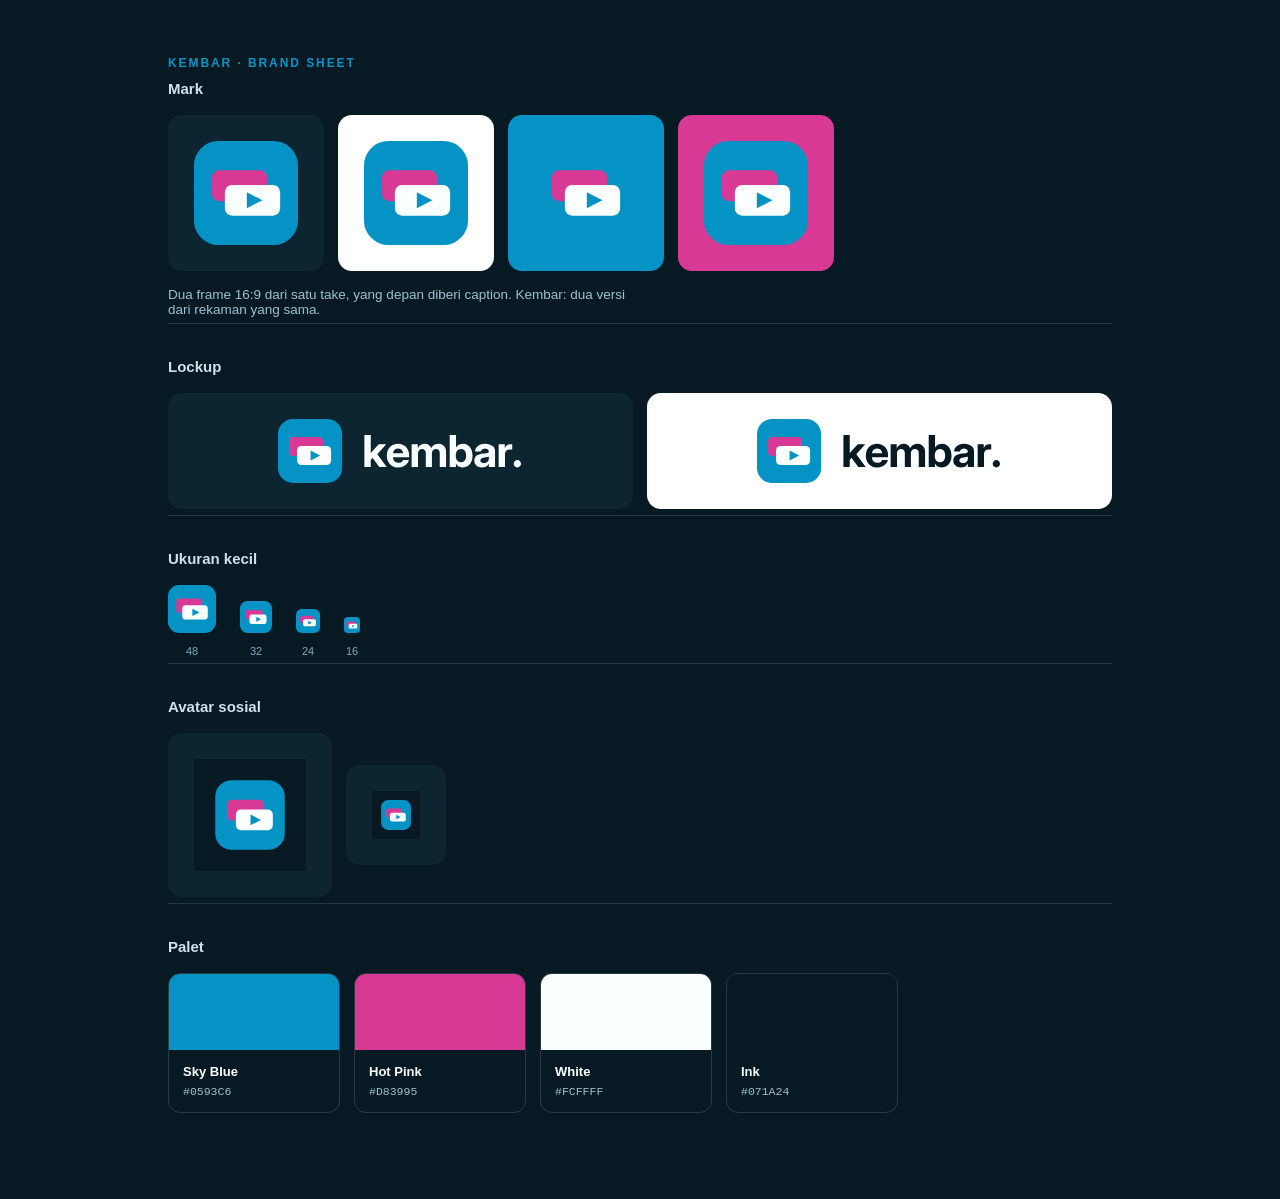
<file: brand/preview.html>
<!doctype html>
<html lang="en"><head><meta charset="utf-8">
<meta name="viewport" content="width=device-width, initial-scale=1">
<title>kembar — brand sheet</title>
<style>
  :root { --sky: #0593C6; --pink: #D83995; --white: #FCFFFF; --ink: #071A24; }
  * { box-sizing: border-box; }
  body { margin: 0; font-family: -apple-system, "Segoe UI", Roboto, Helvetica, Arial, sans-serif;
         background: var(--ink); color: var(--white); -webkit-font-smoothing: antialiased; }
  .wrap { max-width: 1000px; margin: 0 auto; padding: 56px 28px 80px; }
  h1 { font-size: 12px; letter-spacing: .16em; text-transform: uppercase; color: var(--sky); font-weight: 700; margin: 0 0 10px; }
  h2 { font-size: 15px; margin: 0 0 18px; font-weight: 600; color: #cfe3ec; }
  section { border-top: 1px solid rgba(252,255,255,.12); padding: 34px 0 6px; }
  section:first-of-type { border-top: 0; padding-top: 0; }
  .row { display: flex; flex-wrap: wrap; gap: 14px; align-items: center; }
  .box { border-radius: 14px; padding: 26px; display: flex; align-items: center; justify-content: center; }
  .box.dark { background: #0d2530; }
  .box.light { background: #ffffff; }
  .box.sky { background: var(--sky); }
  .box.pink { background: var(--pink); }
  .sizes { display: flex; gap: 24px; align-items: flex-end; }
  .sizes figure { margin: 0; text-align: center; }
  .sizes figcaption { font-size: 11px; color: #7fa9bd; margin-top: 8px; }
  .swatches { display: flex; gap: 14px; flex-wrap: wrap; }
  .sw { width: 172px; border-radius: 12px; overflow: hidden; border: 1px solid rgba(252,255,255,.14); }
  .sw .chip { height: 76px; }
  .sw .meta { padding: 12px 14px; font-size: 12.5px; line-height: 1.5; }
  .sw b { display: block; font-size: 13px; }
  .sw code { color: #9dc0d0; font-size: 11.5px; }
  p.note { color: #9dc0d0; font-size: 13.5px; max-width: 62ch; margin: 16px 0 0; }
</style></head>
<body><div class="wrap">
  <section>
    <h1>kembar · brand sheet</h1>
    <h2>Mark</h2>
    <div class="row">
      <div class="box dark"><img src="mark.svg" width="104" height="104" alt=""></div>
      <div class="box light"><img src="mark.svg" width="104" height="104" alt=""></div>
      <div class="box sky"><img src="mark.svg" width="104" height="104" alt=""></div>
      <div class="box pink"><img src="mark.svg" width="104" height="104" alt=""></div>
    </div>
    <p class="note">Dua frame 16:9 dari satu take, yang depan diberi caption. Kembar: dua versi dari rekaman yang sama.</p>
  </section>

  <section>
    <h2>Lockup</h2>
    <div class="row">
      <div class="box dark" style="flex:1;min-width:340px"><img src="lockup-dark.svg" width="244.53" height="64" alt="kembar"></div>
      <div class="box light" style="flex:1;min-width:340px"><img src="lockup-light.svg" width="244.53" height="64" alt="kembar"></div>
    </div>
  </section>

  <section>
    <h2>Ukuran kecil</h2>
    <div class="sizes">
      <figure><img src="mark.svg" width="48" height="48" alt=""><figcaption>48</figcaption></figure>
      <figure><img src="mark.svg" width="32" height="32" alt=""><figcaption>32</figcaption></figure>
      <figure><img src="mark.svg" width="24" height="24" alt=""><figcaption>24</figcaption></figure>
      <figure><img src="mark.svg" width="16" height="16" alt=""><figcaption>16</figcaption></figure>
    </div>
  </section>

  <section>
    <h2>Avatar sosial</h2>
    <div class="row">
      <div class="box dark"><img src="avatar.svg" width="112" height="112" alt=""></div>
      <div class="box dark"><img src="avatar.svg" width="48" height="48" alt=""></div>
    </div>
  </section>

  <section>
    <h2>Palet</h2>
    <div class="swatches">
      <div class="sw"><div class="chip" style="background:#0593C6"></div><div class="meta"><b>Sky Blue</b><code>#0593C6</code></div></div>
      <div class="sw"><div class="chip" style="background:#D83995"></div><div class="meta"><b>Hot Pink</b><code>#D83995</code></div></div>
      <div class="sw"><div class="chip" style="background:#FCFFFF"></div><div class="meta"><b>White</b><code>#FCFFFF</code></div></div>
      <div class="sw"><div class="chip" style="background:#071A24"></div><div class="meta"><b>Ink</b><code>#071A24</code></div></div>
    </div>
  </section>
</div></body></html>
</file>
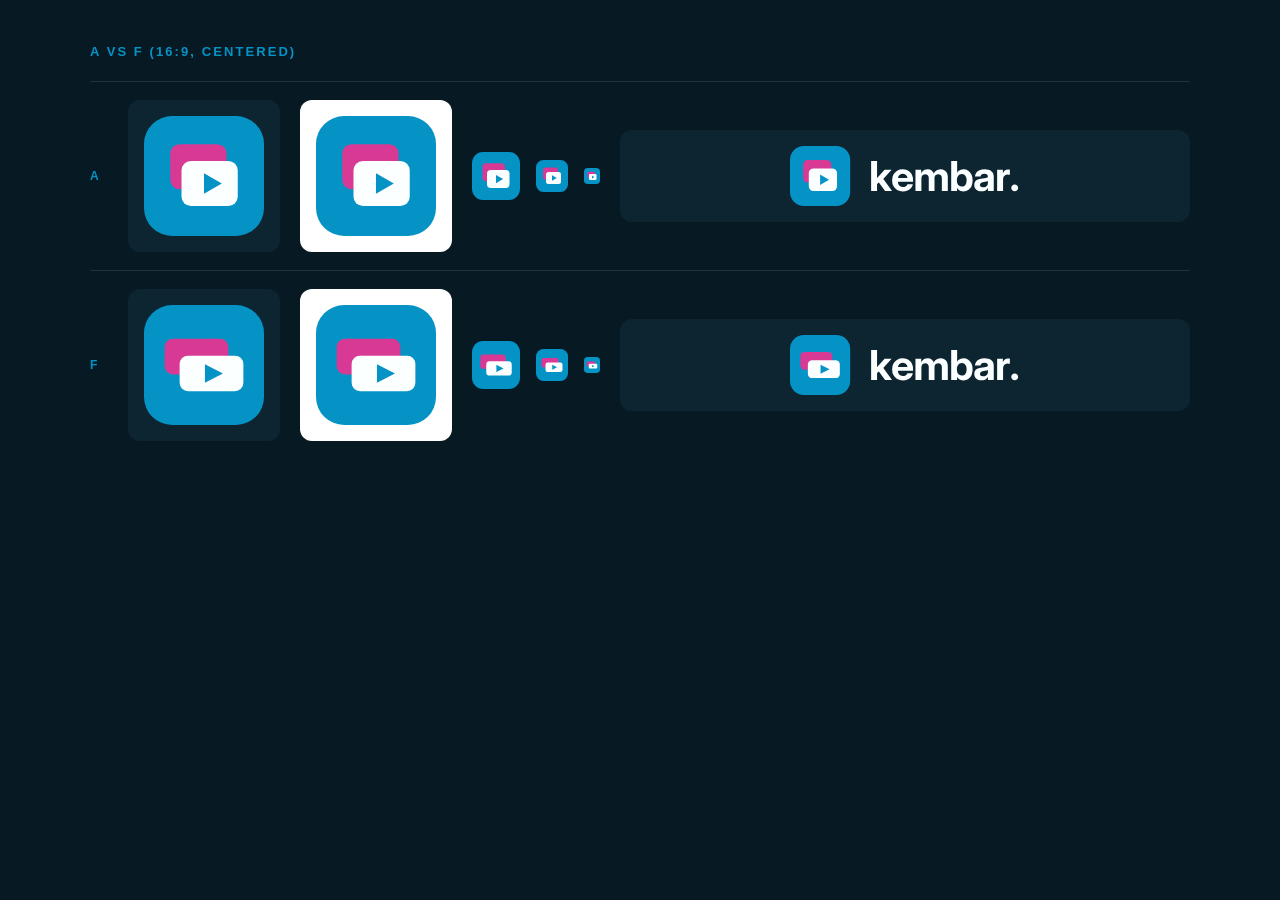
<file: brand/explorations/variants.html>
<!doctype html><html><head><meta charset="utf-8"><style>
 body{margin:0;background:#071A24;color:#FCFFFF;font-family:-apple-system,"Segoe UI",Roboto,sans-serif;-webkit-font-smoothing:antialiased}
 .wrap{max-width:1100px;margin:0 auto;padding:44px 28px 60px}
 h1{font-size:13px;letter-spacing:.16em;text-transform:uppercase;color:#0593C6;margin:0 0 22px}
 .row{display:flex;align-items:center;gap:20px;padding:18px 0;border-top:1px solid rgba(252,255,255,.1)}
 .tag{width:18px;font-size:12px;color:#0593C6;font-weight:700}
 .box{border-radius:12px;padding:16px;display:flex;align-items:center;justify-content:center}
 .box.dark{background:#0d2530} .box.light{background:#fff}
 .sizes{display:flex;gap:16px;align-items:center} .lock{flex:1} .lock img{display:block}
</style></head><body><div class="wrap"><h1>A vs F (16:9, centered)</h1>  <div class="row">
    <div class="tag">A</div>
    <div class="box dark"><img src="variant-a.svg" width="120" height="120" alt=""></div>
    <div class="box light"><img src="variant-a.svg" width="120" height="120" alt=""></div>
    <div class="sizes">
      <img src="variant-a.svg" width="48" height="48" alt="">
      <img src="variant-a.svg" width="32" height="32" alt="">
      <img src="variant-a.svg" width="16" height="16" alt="">
    </div>
    <div class="box dark lock"><img src="lockup-dark-a.svg" height="60" alt="kembar"></div>
  </div>
  <div class="row">
    <div class="tag">F</div>
    <div class="box dark"><img src="variant-f.svg" width="120" height="120" alt=""></div>
    <div class="box light"><img src="variant-f.svg" width="120" height="120" alt=""></div>
    <div class="sizes">
      <img src="variant-f.svg" width="48" height="48" alt="">
      <img src="variant-f.svg" width="32" height="32" alt="">
      <img src="variant-f.svg" width="16" height="16" alt="">
    </div>
    <div class="box dark lock"><img src="lockup-dark-f.svg" height="60" alt="kembar"></div>
  </div>
</div></body></html>
</file>
<file: site/assets/styles.css>
:root {
  --ink: #071a24;
  --ink-2: #0c2431;
  --paper: #fcffff;
  --muted: #93aeb9;
  --line: rgba(252, 255, 255, 0.13);
  /* brand: sky is the accent, pink is used once per screen (the After chip) */
  --sky: #0593c6;
  --pink: #d83995;
  --pink-ink: #150008; /* text on pink: 5.2:1 */
  --media: #04121a;
  --display: "Iowan Old Style", "Palatino Linotype", Palatino, "Book Antiqua", Georgia, serif;
  --sans: -apple-system, BlinkMacSystemFont, "Segoe UI", Roboto, Helvetica, Arial, sans-serif;
  --mono: ui-monospace, SFMono-Regular, Menlo, Consolas, monospace;
  --wrap: 1080px;
}

*,
*::before,
*::after { box-sizing: border-box; }

html { -webkit-text-size-adjust: 100%; }

body {
  margin: 0;
  background: var(--ink);
  color: var(--paper);
  font-family: var(--sans);
  font-size: 17px;
  line-height: 1.6;
  -webkit-font-smoothing: antialiased;
}

img { display: block; max-width: 100%; height: auto; }

a { color: inherit; text-decoration-color: rgba(252, 255, 255, 0.38); text-underline-offset: 3px; }
a:hover { text-decoration-color: var(--sky); }

:focus-visible {
  outline: 2px solid var(--sky);
  outline-offset: 3px;
  border-radius: 4px;
}

.wrap {
  width: 100%;
  max-width: var(--wrap);
  margin: 0 auto;
  padding: 0 24px;
}

.skip {
  position: absolute;
  left: -9999px;
  top: 0;
  background: var(--paper);
  color: var(--ink);
  padding: 12px 18px;
  border-radius: 0 0 10px 0;
  z-index: 10;
}
.skip:focus { left: 0; }

/* ---------- header ---------- */

header.site {
  position: relative;
  display: flex;
  align-items: center;
  justify-content: space-between;
  gap: 16px;
  padding: 22px 0 0;
}

.brand {
  display: inline-flex;
  align-items: center;
  text-decoration: none;
}

.brand img {
  display: block;
  width: auto;
  height: 34px;
}

nav.nav-pill {
  position: absolute;
  left: 50%;
  transform: translateX(-50%);
  display: flex;
  align-items: center;
  gap: 2px;
  padding: 5px;
  border-radius: 999px;
  background: rgba(252, 255, 255, 0.07);
  border: 1px solid rgba(252, 255, 255, 0.16);
  -webkit-backdrop-filter: blur(14px);
  backdrop-filter: blur(14px);
}

nav.nav-pill a {
  padding: 8px 15px;
  border-radius: 999px;
  font-size: 13.5px;
  color: rgba(252, 255, 255, 0.84);
  text-decoration: none;
  white-space: nowrap;
}

nav.nav-pill a:hover {
  background: rgba(252, 255, 255, 0.1);
  color: var(--paper);
}

.lang {
  border: 1px solid rgba(252, 255, 255, 0.2);
  border-radius: 999px;
  padding: 8px 14px;
  font-size: 13px;
  white-space: nowrap;
  text-decoration: none;
  background: rgba(252, 255, 255, 0.06);
  -webkit-backdrop-filter: blur(12px);
  backdrop-filter: blur(12px);
}

.lang:hover { border-color: rgba(252, 255, 255, 0.4); }

/* ---------- hero ---------- */

.hero {
  position: relative;
  display: flex;
  flex-direction: column;
  min-height: auto;
  padding: 0 0 12px;
  overflow: hidden;
  background: var(--ink);
  isolation: isolate;
}

.hero-glow {
  position: absolute;
  inset: -15%;
  z-index: 0;
  pointer-events: none;
  background:
    radial-gradient(52% 50% at 18% 18%, rgba(5, 147, 198, 0.40), transparent 66%),
    radial-gradient(44% 52% at 84% 62%, rgba(216, 57, 149, 0.26), transparent 70%);
}

.hero-scrim {
  position: absolute;
  inset: 0;
  z-index: 0;
  pointer-events: none;
  background: radial-gradient(90% 76% at 24% 100%, rgba(7, 26, 36, 0.86) 0%, rgba(7, 26, 36, 0.34) 52%, transparent 100%);
}

.hero-inner {
  position: relative;
  z-index: 1;
  flex: 1;
  display: flex;
  flex-direction: column;
}

.hero-main {
  display: grid;
  grid-template-columns: minmax(0, 1fr) 340px;
  gap: 48px;
  align-items: center;
  margin-top: auto;
  padding-top: 64px;
}

.hero-actions {
  display: flex;
  align-items: center;
  gap: 8px;
  flex-wrap: wrap;
}

.btn-pill {
  display: inline-block;
  padding: 14px 26px;
  border-radius: 999px;
  background: var(--paper);
  color: var(--ink);
  font-weight: 600;
  font-size: 15px;
  text-decoration: none;
  transition: transform 0.14s ease, background 0.14s ease;
}

.btn-pill:hover { transform: translateY(-1px); background: #fff; }

.btn-quiet {
  display: inline-block;
  padding: 14px 18px;
  border-radius: 999px;
  color: var(--paper);
  font-size: 15px;
  text-decoration: none;
}

.btn-quiet:hover { background: rgba(252, 255, 255, 0.1); }

/* the real edit: the product shot, not a mockup */
.hero-shot {
  margin: 0;
  align-self: end;
}

.hero-shot .player { position: relative; }

.hero-shot video {
  display: block;
  width: 100%;
  height: auto;
  border-radius: 18px;
  border: 1px solid rgba(252, 255, 255, 0.18);
  box-shadow: 0 30px 70px rgba(2, 10, 16, 0.55);
  background: var(--media);
}

.player-toggle {
  position: absolute;
  right: 12px;
  bottom: 12px;
  display: inline-flex;
  align-items: center;
  justify-content: center;
  width: 38px;
  height: 38px;
  padding: 0;
  border-radius: 999px;
  border: 1px solid rgba(252, 255, 255, 0.34);
  background: rgba(7, 26, 36, 0.66);
  color: var(--paper);
  cursor: pointer;
  -webkit-backdrop-filter: blur(8px);
  backdrop-filter: blur(8px);
}

.player-toggle:hover { background: rgba(7, 26, 36, 0.9); }

.player-toggle svg { width: 13px; height: 13px; fill: currentColor; }
.player-toggle .i-play { display: none; }
.player-toggle[data-playing="false"] .i-pause { display: none; }
.player-toggle[data-playing="false"] .i-play { display: block; }

.hero-shot figcaption {
  margin: 10px 0 0;
  font-size: 12.5px;
  line-height: 1.45;
  color: var(--muted);
  max-width: 36ch;
}

.hero-facts {
  display: grid;
  grid-template-columns: repeat(4, minmax(0, 1fr));
  margin: 44px 0 0;
  padding: 18px 0 26px;
  list-style: none;
  border-top: 1px solid rgba(252, 255, 255, 0.16);
}

.hero-facts li {
  display: flex;
  align-items: flex-start;
  gap: 10px;
  padding: 0 20px;
}

.hero-facts li:first-child { padding-left: 0; }
.hero-facts li + li { border-left: 1px solid rgba(252, 255, 255, 0.12); }

.hero-facts svg {
  width: 18px;
  height: 18px;
  flex: none;
  margin-top: 2px;
  fill: none;
  stroke: var(--sky);
  stroke-width: 1.6;
  stroke-linecap: round;
  stroke-linejoin: round;
}

.hero-facts b { display: block; font-size: 13.5px; font-weight: 600; }
.hero-facts small { display: block; font-size: 12.5px; color: var(--muted); line-height: 1.45; }

.hero .eyebrow { color: rgba(252, 255, 255, 0.8); }

/* Indonesian runs longer than English; without this the headline breaks into four lines */
html[lang="id"] .hero h1 {
  font-size: clamp(2.1rem, 4.6vw, 3.7rem);
  max-width: 24ch;
}

.proof-band { padding: 44px 0 0; }
.proof-band .proof { margin: 0; }

.eyebrow {
  font-family: var(--mono);
  font-size: 11.5px;
  letter-spacing: 0.14em;
  text-transform: uppercase;
  color: var(--sky);
  margin: 0 0 18px;
}

h1 {
  font-family: var(--display);
  font-size: clamp(2.5rem, 5.4vw, 4.4rem);
  line-height: 1.05;
  letter-spacing: -0.025em;
  font-weight: 400;
  margin: 0 0 18px;
  max-width: 20ch;
}

h1 em { font-style: italic; color: var(--sky); }

.lede {
  font-size: clamp(1rem, 1.5vw, 1.1rem);
  color: rgba(252, 255, 255, 0.86);
  max-width: 50ch;
  margin: 0 0 28px;
}

.lede strong { color: var(--paper); font-weight: 600; }

/* ---------- waitlist form ---------- */

form.waitlist {
  display: flex;
  flex-wrap: wrap;
  gap: 10px;
  max-width: 520px;
}

form.waitlist input[type="email"] {
  flex: 1 1 240px;
  min-width: 0;
  padding: 14px 16px;
  font: inherit;
  font-size: 16px;
  color: var(--paper);
  background: rgba(252, 255, 255, 0.06);
  border: 1px solid var(--line);
  border-radius: 12px;
}

form.waitlist input[type="email"]::placeholder { color: #7b95a0; }

form.waitlist input[type="email"]:focus {
  border-color: var(--sky);
  outline: none;
}

form.waitlist button {
  flex: 0 0 auto;
  padding: 14px 22px;
  font: inherit;
  font-size: 16px;
  font-weight: 600;
  color: var(--ink);
  background: var(--paper);
  border: 1px solid var(--paper);
  border-radius: 12px;
  cursor: pointer;
  transition: transform 0.14s ease, background 0.14s ease;
}

form.waitlist button:hover { background: #fff; transform: translateY(-1px); }
form.waitlist button:active { transform: translateY(0); }

.fine {
  font-size: 13.5px;
  color: var(--muted);
  margin: 12px 0 0;
  max-width: 58ch;
}

.status {
  font-size: 14px;
  margin: 12px 0 0;
  max-width: 46ch;
  min-height: 1px;
}
.status[data-state="error"] { color: #ff9d8f; }
.status[data-state="ok"] {
  color: #b9e6a8;
  border: 1px solid rgba(185, 230, 168, 0.35);
  background: rgba(185, 230, 168, 0.08);
  border-radius: 10px;
  padding: 10px 14px;
}

/* ---------- proof strips ---------- */

.proof { margin: 34px 0 0; }

.strip {
  position: relative;
  border: 1px solid var(--line);
  border-radius: 14px;
  overflow: hidden;
  background: var(--media);
}

.strip + .strip { margin-top: 12px; }

.strip img { width: 100%; }

.chip {
  position: absolute;
  top: 10px;
  left: 10px;
  font-family: var(--mono);
  font-size: 10.5px;
  letter-spacing: 0.12em;
  text-transform: uppercase;
  padding: 4px 9px;
  border-radius: 999px;
  background: rgba(7, 26, 36, 0.84);
  border: 1px solid rgba(252, 255, 255, 0.22);
  color: var(--paper);
  backdrop-filter: blur(4px);
}

.strip.after .chip { background: var(--pink); border-color: var(--pink); color: var(--pink-ink); }

figcaption {
  font-size: 13px;
  color: var(--muted);
  margin: 12px 0 0;
}

/* ---------- sections ---------- */

section { padding: 76px 0 0; }

h2 {
  font-family: var(--display);
  font-weight: 400;
  font-size: clamp(1.65rem, 3.3vw, 2.35rem);
  line-height: 1.15;
  letter-spacing: -0.02em;
  margin: 0 0 14px;
  max-width: 26ch;
}

h3 {
  font-size: 1.02rem;
  font-weight: 600;
  letter-spacing: -0.005em;
  margin: 0 0 6px;
}

p { margin: 0 0 14px; }
p:last-child { margin-bottom: 0; }

.section-lede { color: var(--muted); max-width: 58ch; margin-bottom: 34px; }

/* steps */

.steps {
  display: grid;
  grid-template-columns: repeat(3, 1fr);
  gap: 14px;
  margin: 0;
  padding: 0;
  list-style: none;
  counter-reset: step;
}

.steps li {
  border-top: 1px solid var(--line);
  padding: 18px 0 0;
}

.steps .n {
  font-family: var(--mono);
  font-size: 11.5px;
  color: var(--sky);
  letter-spacing: 0.1em;
  display: block;
  margin-bottom: 10px;
}

.steps p { color: var(--muted); font-size: 15.5px; }

/* cards */

.cards {
  display: grid;
  grid-template-columns: repeat(3, 1fr);
  gap: 16px;
}

.card {
  background: var(--ink-2);
  border: 1px solid var(--line);
  border-radius: 16px;
  overflow: hidden;
  display: flex;
  flex-direction: column;
}

.card .shot {
  border-bottom: 1px solid var(--line);
  background: var(--media);
  aspect-ratio: 16 / 10;
  overflow: hidden;
}

.card .shot img {
  width: 100%;
  height: 100%;
  object-fit: cover;
  object-position: center top;
}

.card .body { padding: 18px 18px 20px; }
.card p { color: var(--muted); font-size: 15px; margin: 0; }

.card .tag {
  font-family: var(--mono);
  font-size: 10.5px;
  letter-spacing: 0.1em;
  text-transform: uppercase;
  color: var(--muted);
  display: block;
  margin-bottom: 8px;
}

/* why */

.why {
  display: grid;
  grid-template-columns: repeat(2, 1fr);
  gap: 14px 40px;
  margin: 0;
  padding: 0;
  list-style: none;
}

.why li { border-top: 1px solid var(--line); padding-top: 16px; }
.why p { color: var(--muted); font-size: 15.5px; margin: 0; }

/* status panel */

.panel {
  margin-top: 76px;
  background: var(--ink-2);
  border: 1px solid var(--line);
  border-radius: 20px;
  padding: 32px;
  display: grid;
  grid-template-columns: 1.15fr 1fr;
  gap: 28px;
  align-items: center;
}

.panel h2 { margin-bottom: 10px; }
.panel p { color: var(--muted); font-size: 15.5px; max-width: 52ch; }

.panel-actions { display: flex; flex-wrap: wrap; gap: 10px; }

.btn {
  display: inline-block;
  padding: 13px 20px;
  border-radius: 12px;
  font-weight: 600;
  font-size: 15px;
  text-decoration: none;
  border: 1px solid var(--paper);
  background: var(--paper);
  color: var(--ink);
  transition: transform 0.14s ease;
}

.btn:hover { transform: translateY(-1px); }

.btn.ghost {
  background: transparent;
  color: var(--paper);
  border-color: var(--line);
}
.btn.ghost:hover { border-color: var(--paper); }

/* waitlist band */

.band { padding: 76px 0 0; }

.band-inner {
  border-top: 1px solid var(--line);
  padding-top: 40px;
  display: grid;
  grid-template-columns: 1fr 1fr;
  gap: 32px;
  align-items: start;
}

.editor-shot {
  border: 1px solid var(--line);
  border-radius: 16px;
  overflow: hidden;
  background: var(--media);
}

.editor-shot img { width: 100%; }

.assure {
  list-style: none;
  margin: 0;
  padding: 0;
}

.assure li {
  border-top: 1px solid var(--line);
  padding: 16px 0;
  color: var(--muted);
  font-size: 15.5px;
}

.assure li:first-child { border-top: 0; padding-top: 0; }

/* faq */

.faq {
  border-top: 1px solid var(--line);
  max-width: 74ch;
}

.faq details { border-bottom: 1px solid var(--line); }

.faq summary {
  display: flex;
  align-items: center;
  justify-content: space-between;
  gap: 20px;
  padding: 18px 0;
  font-size: 1.02rem;
  font-weight: 600;
  cursor: pointer;
  list-style: none;
}

.faq summary::-webkit-details-marker { display: none; }

.faq summary::after {
  content: "+";
  flex: none;
  font-family: var(--mono);
  font-size: 18px;
  font-weight: 400;
  color: var(--sky);
}

.faq details[open] summary::after { content: "\2212"; }

.faq p {
  margin: 0 0 18px;
  color: var(--muted);
  font-size: 15.5px;
  max-width: 66ch;
}

/* footer */

footer.site {
  margin-top: 76px;
  border-top: 1px solid var(--line);
  padding: 28px 0 44px;
  font-size: 13.5px;
  color: var(--muted);
}

.foot-grid {
  display: flex;
  flex-wrap: wrap;
  gap: 14px 26px;
  align-items: center;
  justify-content: space-between;
}

.foot-grid nav { display: flex; flex-wrap: wrap; gap: 18px; }

/* ---------- responsive ---------- */

@media (max-width: 860px) {
  nav.nav-pill { display: none; }

  .hero,
  .hero-inner { min-height: 0; }

  .hero-main {
    grid-template-columns: 1fr;
    gap: 26px;
    align-items: start;
    padding-top: 44px;
  }

  .hero-shot { max-width: 300px; margin: 0 auto; }

  .hero-facts {
    grid-template-columns: 1fr 1fr;
    gap: 16px 0;
    margin-top: 34px;
  }

  .hero-facts li:nth-child(odd) { padding-left: 0; border-left: 0; }

  .steps,
  .cards { grid-template-columns: 1fr; }
  .cards { gap: 14px; }
  .card { flex-direction: row; align-items: stretch; }
  .card .shot { width: 42%; flex: 0 0 42%; aspect-ratio: auto; border-bottom: 0; border-right: 1px solid var(--line); }
  .why { grid-template-columns: 1fr; gap: 0; }
  .why li { padding: 14px 0; border-top: 1px solid var(--line); }
  .panel { grid-template-columns: 1fr; padding: 26px; }
  .band-inner { grid-template-columns: 1fr; }
  section, .band { padding-top: 56px; }
  .panel { margin-top: 56px; }
}

@media (max-width: 560px) {
  body { font-size: 16px; }

  .hero h1 { font-size: clamp(2.1rem, 9vw, 2.7rem); }
  .hero-main { padding-top: 26px; }
  .hero .eyebrow { font-size: 10.5px; letter-spacing: 0.1em; }

  /* the proof strips follow the headline; a tall product shot would push them
     past the first screen, and the strips already show the same frames */
  .hero-shot { display: none; }

  /* both rails repeat facts stated later; on a phone they push the
     before/after proof past the first screen */
  .hero-facts { display: none; }
  .hero-actions { flex-direction: column; align-items: stretch; gap: 10px; }
  .btn-pill, .btn-quiet { width: 100%; text-align: center; }
  .btn-quiet { border: 1px solid rgba(252, 255, 255, 0.22); }
  form.waitlist { flex-direction: column; }
  form.waitlist input[type="email"],
  form.waitlist button { flex: 0 0 auto; width: 100%; }
  .card { flex-direction: column; }
  .card .shot { width: auto; flex: none; border-right: 0; border-bottom: 1px solid var(--line); aspect-ratio: 16 / 9; }
  .panel-actions .btn { width: 100%; text-align: center; }
  footer.site { margin-top: 56px; }
}

@media (prefers-reduced-motion: reduce) {
  * { transition: none !important; }
  .btn:hover,
  form.waitlist button:hover { transform: none; }
}
</file>
